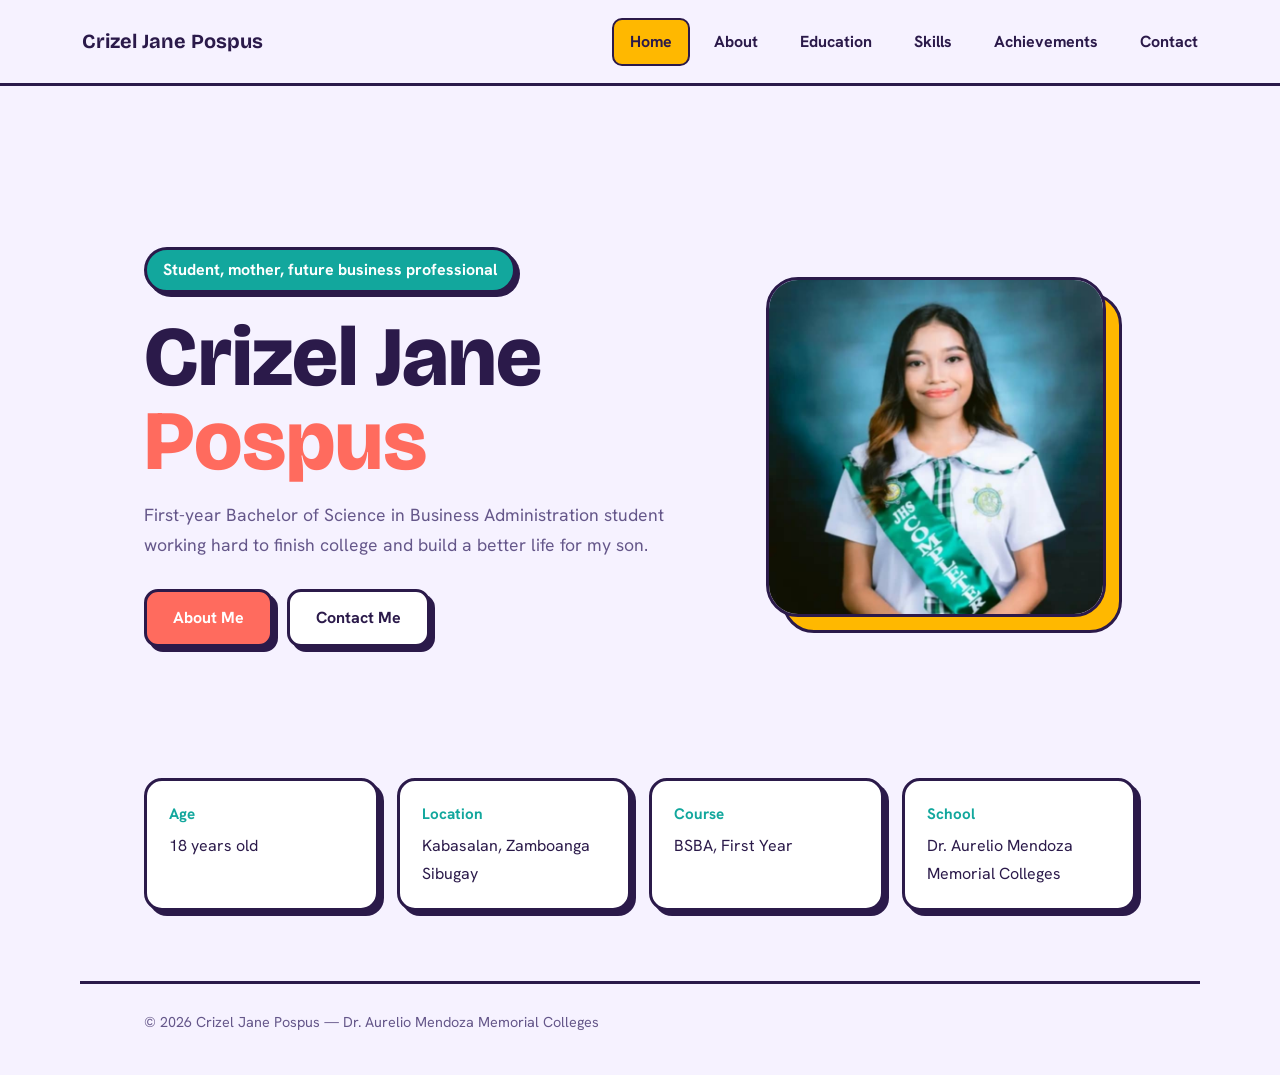
<file: index.html>
<!DOCTYPE html>
<html lang="en">
  <head>
    <meta charset="UTF-8">
    <meta name="viewport" content="width=device-width, initial-scale=1.0">
    <title>Home | Crizel Jane Pospus</title>
    <link rel="preconnect" href="https://fonts.googleapis.com">
    <link rel="preconnect" href="https://fonts.gstatic.com" crossorigin>
    <link href="https://fonts.googleapis.com/css2?family=Bricolage+Grotesque:wght@500;700;800&family=Hanken+Grotesk:wght@400;500;600;700&display=swap" rel="stylesheet">
    <link rel="stylesheet" href="style.css">
  </head>
  <body>
    <header class="top">
      <a class="brand" href="index.html">Crizel Jane Pospus</a>
      <nav>
        <ul>
          <li><a href="index.html" class="on">Home</a></li>
          <li><a href="about.html">About</a></li>
          <li><a href="education.html">Education</a></li>
          <li><a href="skills.html">Skills</a></li>
          <li><a href="achievements.html">Achievements</a></li>
          <li><a href="contact.html">Contact</a></li>
        </ul>
      </nav>
    </header>
    <main>
      <section class="hero">
        <div>
          <span class="tag">Student, mother, future business professional</span>
          <h1>Crizel Jane <span>Pospus</span></h1>
          <p class="course">
            First-year Bachelor of Science in Business Administration student working hard to finish
            college and build a better life for my son.
          </p>
          <div class="btns"><a class="btn" href="about.html">About Me</a><a class="btn alt" href="contact.html">Contact Me</a></div>
        </div>
        <div class="avatar">
          <div class="ph"><span>CP</span><img src="images/profile.jpg" alt="Profile picture of Crizel Jane Pospus" onerror="this.remove()"></div>
        </div>
      </section>
      <section class="facts">
        <div class="fact"><b>Age</b>18 years old</div>
        <div class="fact"><b>Location</b>Kabasalan, Zamboanga Sibugay</div>
        <div class="fact"><b>Course</b>BSBA, First Year</div>
        <div class="fact"><b>School</b>Dr. Aurelio Mendoza Memorial Colleges</div>
      </section>
    </main>
    <footer>© 2026 Crizel Jane Pospus — Dr. Aurelio Mendoza Memorial Colleges</footer>
  </body>
</html>
</file>
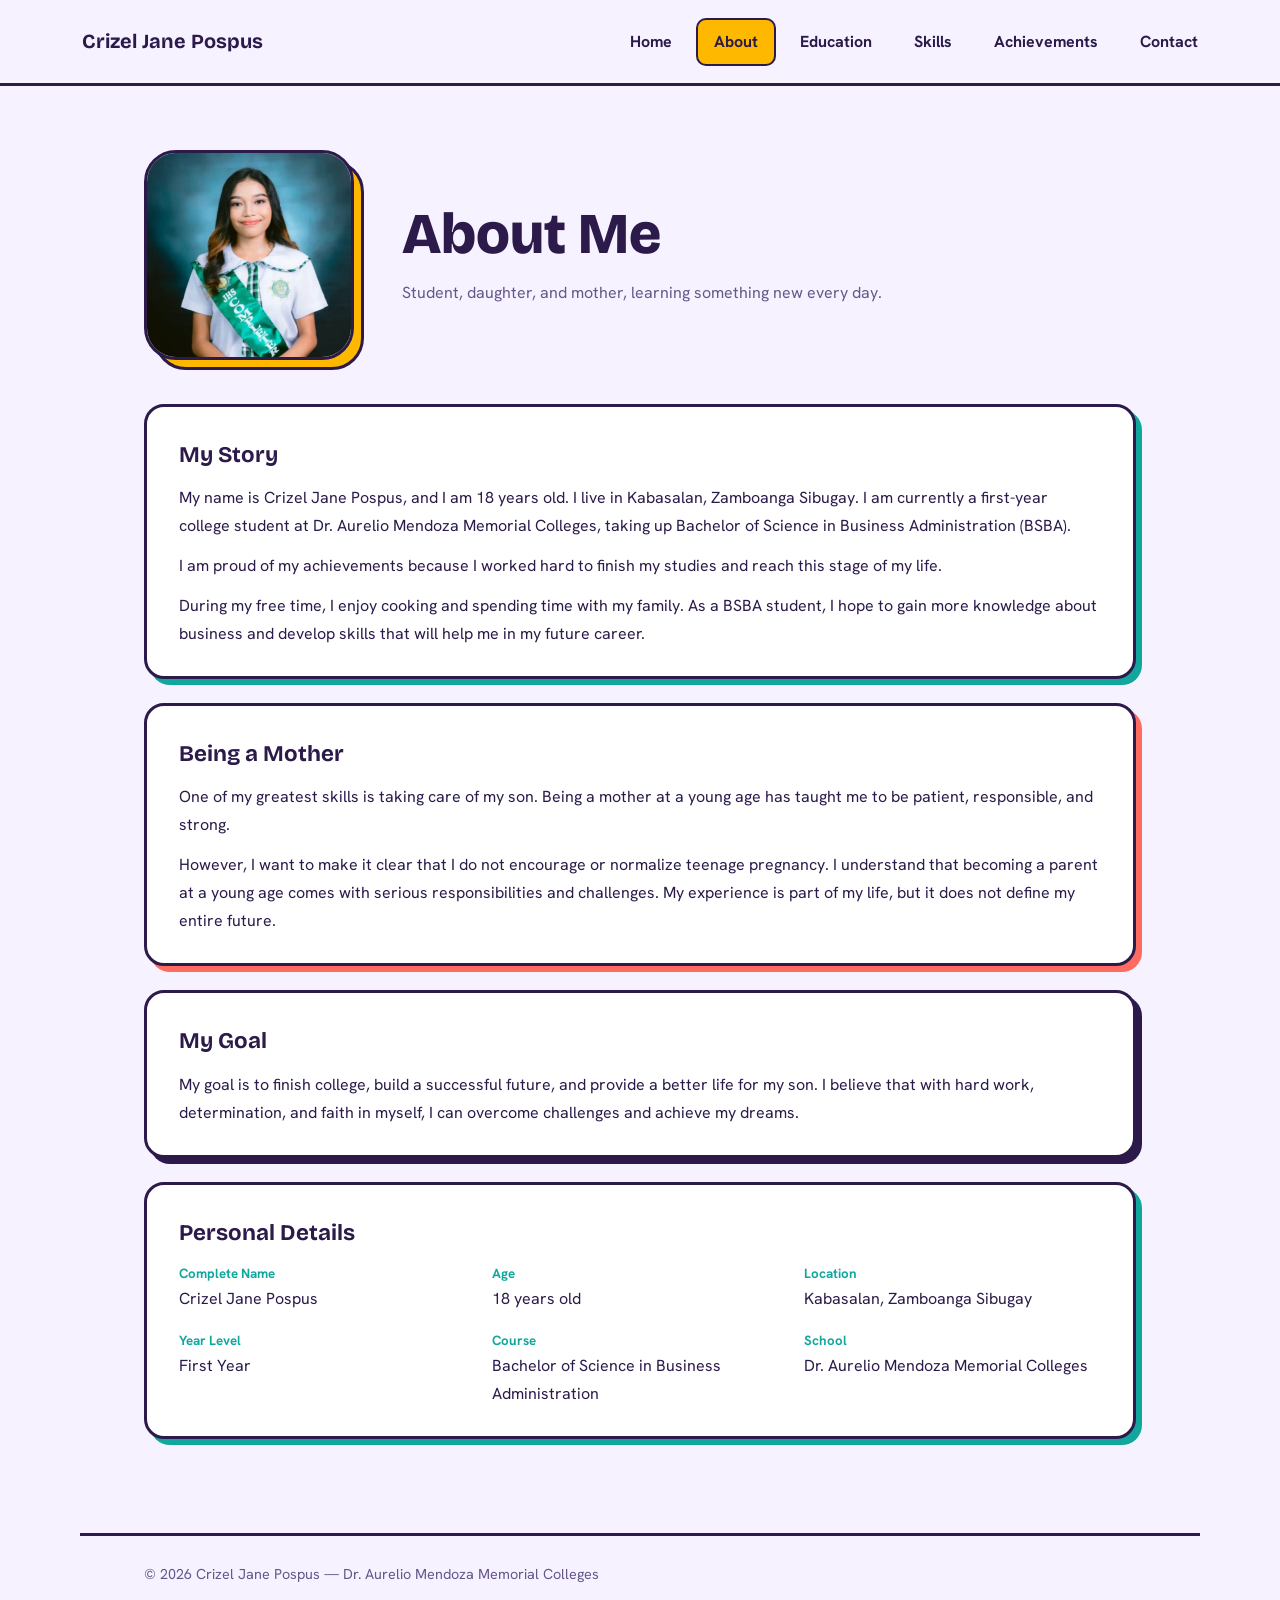
<file: about.html>
<!DOCTYPE html>
<html lang="en">
  <head>
    <meta charset="UTF-8">
    <meta name="viewport" content="width=device-width, initial-scale=1.0">
    <title>About | Crizel Jane Pospus</title>
    <link rel="preconnect" href="https://fonts.googleapis.com">
    <link rel="preconnect" href="https://fonts.gstatic.com" crossorigin>
    <link href="https://fonts.googleapis.com/css2?family=Bricolage+Grotesque:wght@500;700;800&family=Hanken+Grotesk:wght@400;500;600;700&display=swap" rel="stylesheet">
    <link rel="stylesheet" href="style.css">
  </head>
  <body>
    <header class="top">
      <a class="brand" href="index.html">Crizel Jane Pospus</a>
      <nav>
        <ul>
          <li><a href="index.html">Home</a></li>
          <li><a href="about.html" class="on">About</a></li>
          <li><a href="education.html">Education</a></li>
          <li><a href="skills.html">Skills</a></li>
          <li><a href="achievements.html">Achievements</a></li>
          <li><a href="contact.html">Contact</a></li>
        </ul>
      </nav>
    </header>
    <main>
      <section class="intro">
        <div class="split">
          <div class="avatar sm">
            <div class="ph"><span>CP</span><img src="images/profile.jpg" alt="Profile picture of Crizel Jane Pospus" onerror="this.remove()"></div>
          </div>
          <div>
            <h2 class="title">About Me</h2>
            <p class="lead">Student, daughter, and mother, learning something new every day.</p>
          </div>
        </div>
        <div class="block">
          <h3>My Story</h3>
          <p>
            My name is Crizel Jane Pospus, and I am 18 years old. I live in Kabasalan, Zamboanga
            Sibugay. I am currently a first-year college student at Dr. Aurelio Mendoza Memorial
            Colleges, taking up Bachelor of Science in Business Administration (BSBA).
          </p>
          <p>
            I am proud of my achievements because I worked hard to finish my studies and reach this
            stage of my life.
          </p>
          <p>
            During my free time, I enjoy cooking and spending time with my family. As a BSBA student, I
            hope to gain more knowledge about business and develop skills that will help me in my future
            career.
          </p>
        </div>
        <div class="block">
          <h3>Being a Mother</h3>
          <p>
            One of my greatest skills is taking care of my son. Being a mother at a young age has taught
            me to be patient, responsible, and strong.
          </p>
          <p>
            However, I want to make it clear that I do not encourage or normalize teenage pregnancy. I
            understand that becoming a parent at a young age comes with serious responsibilities and
            challenges. My experience is part of my life, but it does not define my entire future.
          </p>
        </div>
        <div class="block">
          <h3>My Goal</h3>
          <p>
            My goal is to finish college, build a successful future, and provide a better life for my
            son. I believe that with hard work, determination, and faith in myself, I can overcome
            challenges and achieve my dreams.
          </p>
        </div>
        <div class="block">
          <h3>Personal Details</h3>
          <div class="pairs">
            <div>
              <small>Complete Name</small>
              <p>Crizel Jane Pospus</p>
            </div>
            <div>
              <small>Age</small>
              <p>18 years old</p>
            </div>
            <div>
              <small>Location</small>
              <p>Kabasalan, Zamboanga Sibugay</p>
            </div>
            <div>
              <small>Year Level</small>
              <p>First Year</p>
            </div>
            <div>
              <small>Course</small>
              <p>Bachelor of Science in Business Administration</p>
            </div>
            <div>
              <small>School</small>
              <p>Dr. Aurelio Mendoza Memorial Colleges</p>
            </div>
          </div>
        </div>
      </section>
    </main>
    <footer>© 2026 Crizel Jane Pospus — Dr. Aurelio Mendoza Memorial Colleges</footer>
  </body>
</html>
</file>
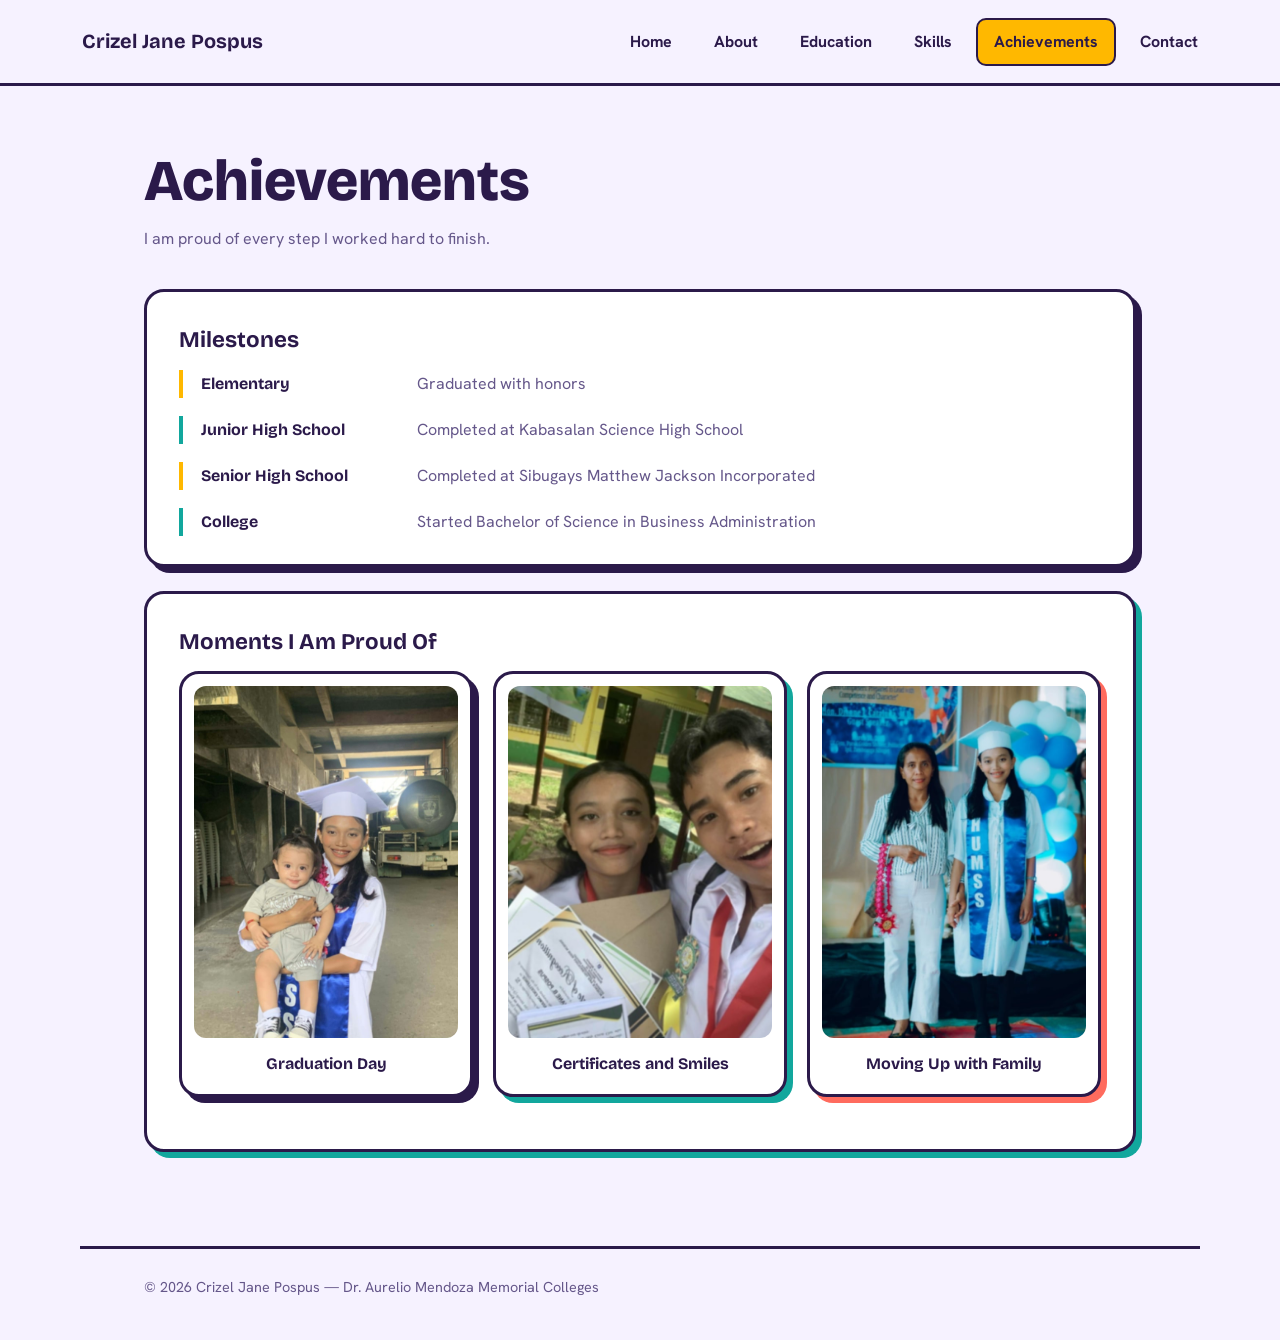
<file: achievements.html>
<!DOCTYPE html>
<html lang="en">
  <head>
    <meta charset="UTF-8">
    <meta name="viewport" content="width=device-width, initial-scale=1.0">
    <title>Achievements | Crizel Jane Pospus</title>
    <link rel="preconnect" href="https://fonts.googleapis.com">
    <link rel="preconnect" href="https://fonts.gstatic.com" crossorigin>
    <link href="https://fonts.googleapis.com/css2?family=Bricolage+Grotesque:wght@500;700;800&family=Hanken+Grotesk:wght@400;500;600;700&display=swap" rel="stylesheet">
    <link rel="stylesheet" href="style.css">
  </head>
  <body>
    <header class="top">
      <a class="brand" href="index.html">Crizel Jane Pospus</a>
      <nav>
        <ul>
          <li><a href="index.html">Home</a></li>
          <li><a href="about.html">About</a></li>
          <li><a href="education.html">Education</a></li>
          <li><a href="skills.html">Skills</a></li>
          <li><a href="achievements.html" class="on">Achievements</a></li>
          <li><a href="contact.html">Contact</a></li>
        </ul>
      </nav>
    </header>
    <main>
      <section class="intro">
        <h2 class="title">Achievements</h2>
        <p class="lead">I am proud of every step I worked hard to finish.</p>
        <div class="block">
          <h3>Milestones</h3>
          <ol class="timeline">
            <li><b>Elementary</b><span>Graduated with honors</span></li>
            <li><b>Junior High School</b><span>Completed at Kabasalan Science High School</span></li>
            <li><b>Senior High School</b><span>Completed at Sibugays Matthew Jackson Incorporated</span></li>
            <li><b>College</b><span>Started Bachelor of Science in Business Administration</span></li>
          </ol>
        </div>
        <div class="block">
          <h3>Moments I Am Proud Of</h3>
          <div class="gallery">
            <figure class="shot">
              <img src="images/graduation-1.jpg" alt="Graduation day with a little one">
              <figcaption>Graduation Day</figcaption>
            </figure>
            <figure class="shot">
              <img src="images/graduation-2.jpg" alt="Holding certificates with a classmate">
              <figcaption>Certificates and Smiles</figcaption>
            </figure>
            <figure class="shot">
              <img src="images/graduation-3.jpg" alt="Graduation day with family">
              <figcaption>Moving Up with Family</figcaption>
            </figure>
          </div>
        </div>
      </section>
    </main>
    <footer>© 2026 Crizel Jane Pospus — Dr. Aurelio Mendoza Memorial Colleges</footer>
  </body>
</html>
</file>
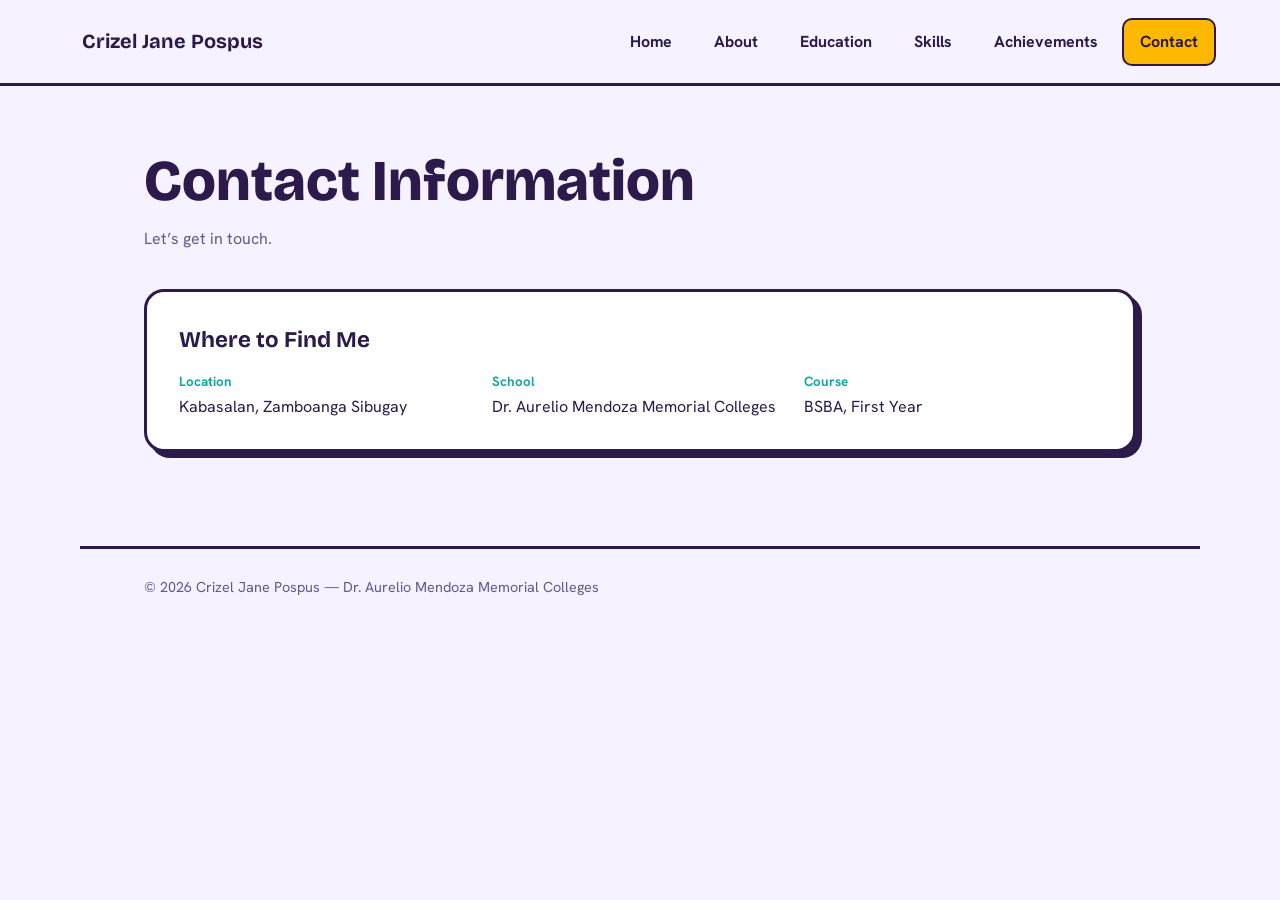
<file: contact.html>
<!DOCTYPE html>
<html lang="en">
  <head>
    <meta charset="UTF-8">
    <meta name="viewport" content="width=device-width, initial-scale=1.0">
    <title>Contact | Crizel Jane Pospus</title>
    <link rel="preconnect" href="https://fonts.googleapis.com">
    <link rel="preconnect" href="https://fonts.gstatic.com" crossorigin>
    <link href="https://fonts.googleapis.com/css2?family=Bricolage+Grotesque:wght@500;700;800&family=Hanken+Grotesk:wght@400;500;600;700&display=swap" rel="stylesheet">
    <link rel="stylesheet" href="style.css">
  </head>
  <body>
    <header class="top">
      <a class="brand" href="index.html">Crizel Jane Pospus</a>
      <nav>
        <ul>
          <li><a href="index.html">Home</a></li>
          <li><a href="about.html">About</a></li>
          <li><a href="education.html">Education</a></li>
          <li><a href="skills.html">Skills</a></li>
          <li><a href="achievements.html">Achievements</a></li>
          <li><a href="contact.html" class="on">Contact</a></li>
        </ul>
      </nav>
    </header>
    <main>
      <section class="intro">
        <h2 class="title">Contact Information</h2>
        <p class="lead">Let’s get in touch.</p>
        <div class="block">
          <h3>Where to Find Me</h3>
          <div class="pairs">
            <div>
              <small>Location</small>
              <p>Kabasalan, Zamboanga Sibugay</p>
            </div>
            <div>
              <small>School</small>
              <p>Dr. Aurelio Mendoza Memorial Colleges</p>
            </div>
            <div>
              <small>Course</small>
              <p>BSBA, First Year</p>
            </div>
          </div>
        </div>
      </section>
    </main>
    <footer>© 2026 Crizel Jane Pospus — Dr. Aurelio Mendoza Memorial Colleges</footer>
  </body>
</html>
</file>
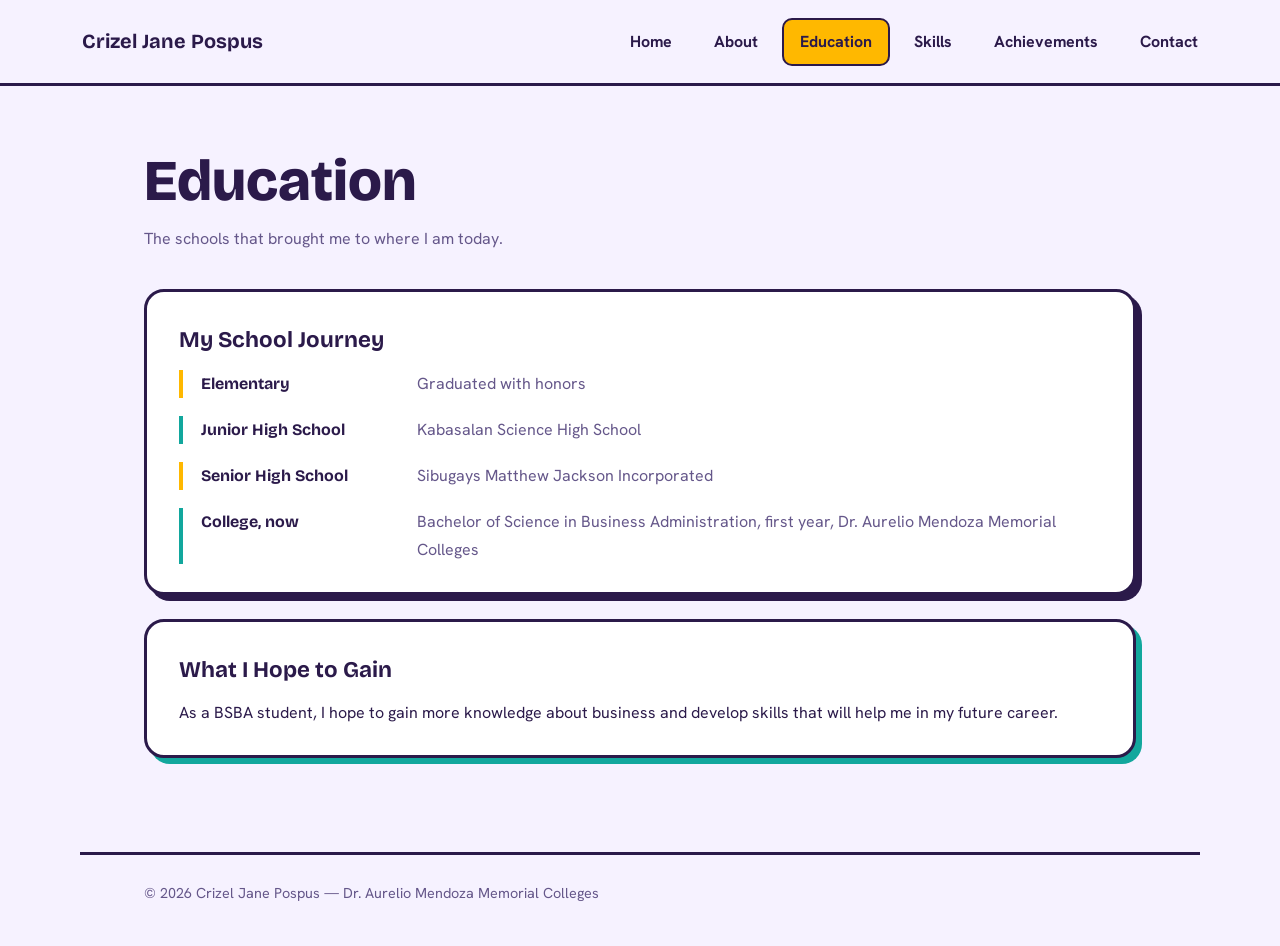
<file: education.html>
<!DOCTYPE html>
<html lang="en">
  <head>
    <meta charset="UTF-8">
    <meta name="viewport" content="width=device-width, initial-scale=1.0">
    <title>Education | Crizel Jane Pospus</title>
    <link rel="preconnect" href="https://fonts.googleapis.com">
    <link rel="preconnect" href="https://fonts.gstatic.com" crossorigin>
    <link href="https://fonts.googleapis.com/css2?family=Bricolage+Grotesque:wght@500;700;800&family=Hanken+Grotesk:wght@400;500;600;700&display=swap" rel="stylesheet">
    <link rel="stylesheet" href="style.css">
  </head>
  <body>
    <header class="top">
      <a class="brand" href="index.html">Crizel Jane Pospus</a>
      <nav>
        <ul>
          <li><a href="index.html">Home</a></li>
          <li><a href="about.html">About</a></li>
          <li><a href="education.html" class="on">Education</a></li>
          <li><a href="skills.html">Skills</a></li>
          <li><a href="achievements.html">Achievements</a></li>
          <li><a href="contact.html">Contact</a></li>
        </ul>
      </nav>
    </header>
    <main>
      <section class="intro">
        <h2 class="title">Education</h2>
        <p class="lead">The schools that brought me to where I am today.</p>
        <div class="block">
          <h3>My School Journey</h3>
          <ol class="timeline">
            <li><b>Elementary</b><span>Graduated with honors</span></li>
            <li><b>Junior High School</b><span>Kabasalan Science High School</span></li>
            <li><b>Senior High School</b><span>Sibugays Matthew Jackson Incorporated</span></li>
            <li><b>College, now</b><span>Bachelor of Science in Business Administration, first year, Dr. Aurelio Mendoza Memorial Colleges</span></li>
          </ol>
        </div>
        <div class="block">
          <h3>What I Hope to Gain</h3>
          <p>
            As a BSBA student, I hope to gain more knowledge about business and develop skills that will
            help me in my future career.
          </p>
        </div>
      </section>
    </main>
    <footer>© 2026 Crizel Jane Pospus — Dr. Aurelio Mendoza Memorial Colleges</footer>
  </body>
</html>
</file>
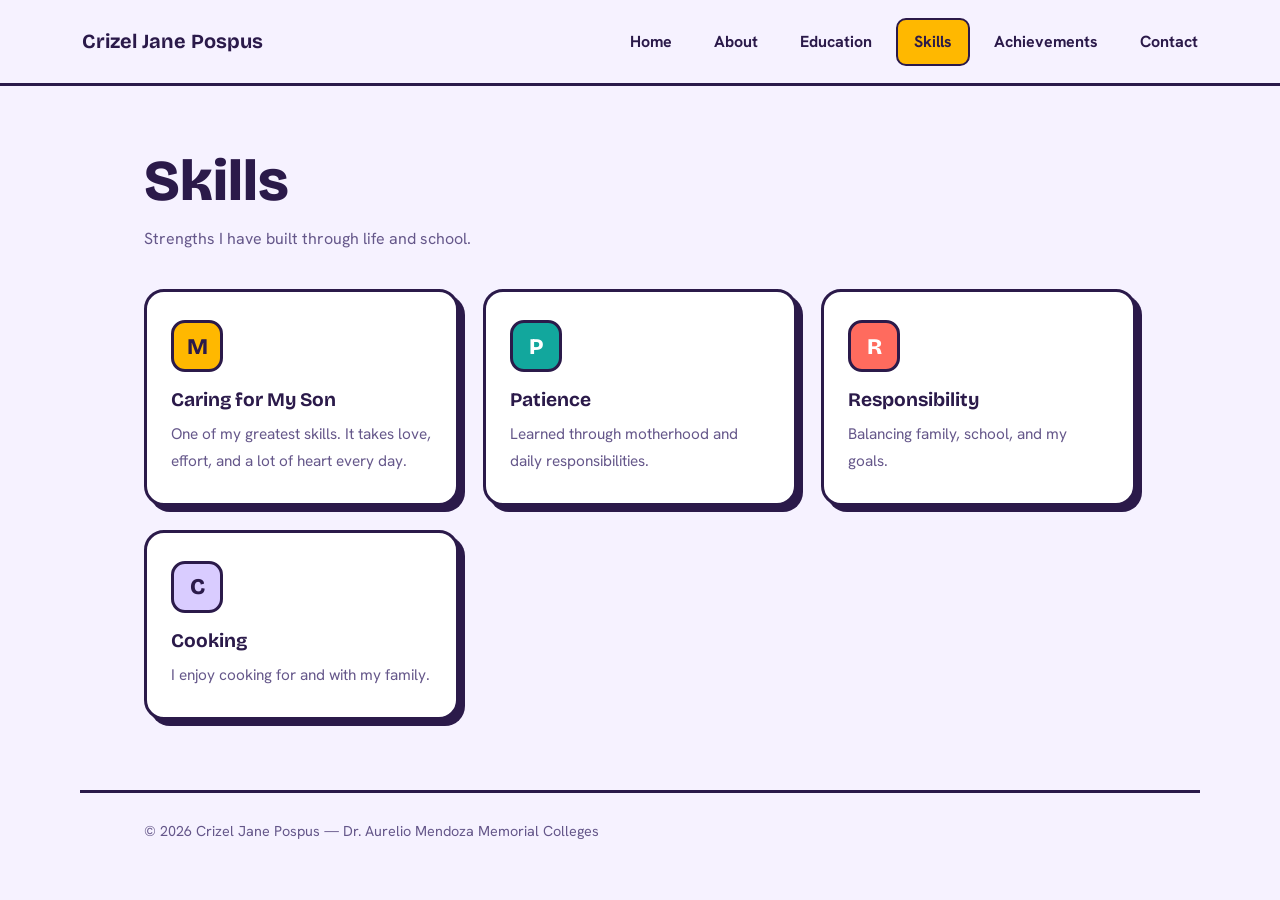
<file: skills.html>
<!DOCTYPE html>
<html lang="en">
  <head>
    <meta charset="UTF-8">
    <meta name="viewport" content="width=device-width, initial-scale=1.0">
    <title>Skills | Crizel Jane Pospus</title>
    <link rel="preconnect" href="https://fonts.googleapis.com">
    <link rel="preconnect" href="https://fonts.gstatic.com" crossorigin>
    <link href="https://fonts.googleapis.com/css2?family=Bricolage+Grotesque:wght@500;700;800&family=Hanken+Grotesk:wght@400;500;600;700&display=swap" rel="stylesheet">
    <link rel="stylesheet" href="style.css">
  </head>
  <body>
    <header class="top">
      <a class="brand" href="index.html">Crizel Jane Pospus</a>
      <nav>
        <ul>
          <li><a href="index.html">Home</a></li>
          <li><a href="about.html">About</a></li>
          <li><a href="education.html">Education</a></li>
          <li><a href="skills.html" class="on">Skills</a></li>
          <li><a href="achievements.html">Achievements</a></li>
          <li><a href="contact.html">Contact</a></li>
        </ul>
      </nav>
    </header>
    <main>
      <section class="intro">
        <h2 class="title">Skills</h2>
        <p class="lead">Strengths I have built through life and school.</p>
        <div class="cards">
          <div class="card">
            <div class="ico">M</div>
            <h3>Caring for My Son</h3>
            <p>One of my greatest skills. It takes love, effort, and a lot of heart every day.</p>
          </div>
          <div class="card">
            <div class="ico">P</div>
            <h3>Patience</h3>
            <p>Learned through motherhood and daily responsibilities.</p>
          </div>
          <div class="card">
            <div class="ico">R</div>
            <h3>Responsibility</h3>
            <p>Balancing family, school, and my goals.</p>
          </div>
          <div class="card">
            <div class="ico">C</div>
            <h3>Cooking</h3>
            <p>I enjoy cooking for and with my family.</p>
          </div>
        </div>
      </section>
    </main>
    <footer>© 2026 Crizel Jane Pospus — Dr. Aurelio Mendoza Memorial Colleges</footer>
  </body>
</html>
</file>
<file: style.css>
* {
  margin: 0;
  padding: 0;
  box-sizing: border-box;
}

html {
  scroll-behavior: smooth;
}

:root {
  --bg: #f6f2ff;
  --ink: #2b1a4a;
  --mut: #65578a;
  --gold: #ffb800;
  --teal: #12a79d;
  --coral: #ff6b5e;
  --lav: #d9ccff;
  --fh: 'Bricolage Grotesque',sans-serif;
  --fb: 'Hanken Grotesk',sans-serif;
}

body {
  font-family: var(--fb);
  color: var(--ink);
  background: var(--bg);
  line-height: 1.75;
  min-height: 100vh;
}

a {
  color: inherit;
  text-decoration: none;
}

ul, ol {
  list-style: none;
}

.top {
  position: sticky;
  top: 0;
  z-index: 30;
  display: flex;
  align-items: center;
  justify-content: space-between;
  gap: 20px;
  flex-wrap: wrap;
  padding: 14px 5vw;
  background: var(--bg);
  border-bottom: 3px solid var(--ink);
}

.brand {
  font-family: var(--fh);
  font-weight: 800;
  font-size: 1.25rem;
}

.top ul {
  display: flex;
  gap: 6px;
  flex-wrap: wrap;
}

.top a {
  display: block;
  padding: 8px 16px;
  font-weight: 700;
  border-radius: 10px;
  border: 2px solid transparent;
  transition: .2s;
}

.top a:hover {
  border-color: var(--ink);
}

.top a.on {
  background: var(--gold);
  border-color: var(--ink);
}

main {
  max-width: 1120px;
  margin: auto;
  padding: 64px 5vw 30px;
}

footer {
  max-width: 1120px;
  margin: 40px auto 0;
  padding: 26px 5vw 40px;
  color: var(--mut);
  font-size: .9rem;
  border-top: 3px solid var(--ink);
}

.hero {
  display: grid;
  grid-template-columns: 1.15fr .85fr;
  gap: 50px;
  align-items: center;
  min-height: 66vh;
}

.tag {
  display: inline-block;
  padding: 6px 16px;
  font-weight: 700;
  background: var(--teal);
  color: #fff;
  border: 3px solid var(--ink);
  border-radius: 99px;
  box-shadow: 4px 4px 0 var(--ink);
}

.hero h1 {
  font-family: var(--fh);
  font-weight: 800;
  line-height: 1;
  font-size: clamp(2.8rem,6.6vw,5.4rem);
  margin: 22px 0 16px;
}

.hero h1 span {
  display: block;
  color: var(--coral);
}

.course {
  color: var(--mut);
  font-size: 1.1rem;
  max-width: 520px;
}

.btns {
  display: flex;
  gap: 14px;
  flex-wrap: wrap;
  margin-top: 28px;
}

.btn {
  display: inline-block;
  padding: 12px 26px;
  font-weight: 700;
  background: var(--coral);
  color: #fff;
  border: 3px solid var(--ink);
  border-radius: 14px;
  box-shadow: 5px 5px 0 var(--ink);
  transition: .15s;
}

.btn:hover {
  transform: translate(3px,3px);
  box-shadow: 2px 2px 0 var(--ink);
}

.btn.alt {
  background: #fff;
  color: var(--ink);
}

.avatar {
  position: relative;
  width: min(340px,80vw);
  aspect-ratio: 1;
  margin: auto;
}

.avatar::before {
  content: "";
  position: absolute;
  inset: 0;
  transform: translate(16px,16px);
  border-radius: 32px;
  background: var(--gold);
  border: 3px solid var(--ink);
}

.ph {
  position: relative;
  width: 100%;
  height: 100%;
  overflow: hidden;
  display: flex;
  align-items: center;
  justify-content: center;
  border-radius: 32px;
  border: 3px solid var(--ink);
  background: linear-gradient(150deg,var(--lav),#fff);
}

.ph span {
  font-family: var(--fh);
  font-size: 5.4rem;
  font-weight: 800;
}

.ph img {
  position: absolute;
  inset: 0;
  width: 100%;
  height: 100%;
  object-fit: cover;
  object-position: center 18%;
}

.avatar.sm {
  width: 210px;
}

.avatar.sm .ph span {
  font-size: 3.4rem;
}

.avatar.sm::before {
  transform: translate(10px,10px);
}

.facts {
  display: grid;
  grid-template-columns: repeat(auto-fit,minmax(210px,1fr));
  gap: 18px;
  margin-top: 34px;
}

.fact {
  padding: 20px 22px;
  background: #fff;
  border: 3px solid var(--ink);
  border-radius: 18px;
  box-shadow: 5px 5px 0 var(--ink);
}

.fact b {
  display: block;
  color: var(--teal);
  font-size: .95rem;
  margin-bottom: 4px;
}

h2.title {
  font-family: var(--fh);
  font-weight: 800;
  font-size: clamp(2.2rem,4.6vw,3.6rem);
  line-height: 1.1;
}

.lead {
  color: var(--mut);
  max-width: 640px;
  margin: 12px 0 36px;
}

.split {
  display: grid;
  grid-template-columns: auto 1fr;
  gap: 48px;
  align-items: center;
  margin-bottom: 44px;
}

.split .lead {
  margin: 12px 0 0;
}

.block {
  background: #fff;
  padding: 28px 32px;
  margin-bottom: 24px;
  border: 3px solid var(--ink);
  border-radius: 20px;
  box-shadow: 6px 6px 0 var(--ink);
}

.block:nth-of-type(3n+2) {
  box-shadow: 6px 6px 0 var(--teal);
}

.block:nth-of-type(3n+3) {
  box-shadow: 6px 6px 0 var(--coral);
}

.block h3 {
  font-family: var(--fh);
  font-size: 1.4rem;
  margin-bottom: 10px;
}

.block p+p {
  margin-top: 12px;
}

.pairs {
  display: grid;
  grid-template-columns: repeat(auto-fit,minmax(230px,1fr));
  gap: 16px;
}

.pairs small {
  display: block;
  color: var(--teal);
  font-weight: 700;
}

.pairs p {
  overflow-wrap: anywhere;
}

.cards {
  display: grid;
  grid-template-columns: repeat(auto-fit,minmax(300px,1fr));
  gap: 24px;
}

.card {
  padding: 28px 24px;
  background: #fff;
  border: 3px solid var(--ink);
  border-radius: 20px;
  box-shadow: 6px 6px 0 var(--ink);
  transition: .15s;
}

.card:hover {
  transform: translate(3px,3px);
  box-shadow: 3px 3px 0 var(--ink);
}

.card:nth-child(4n+1) .ico {
  background: var(--gold);
}

.card:nth-child(4n+2) .ico {
  background: var(--teal);
  color: #fff;
}

.card:nth-child(4n+3) .ico {
  background: var(--coral);
  color: #fff;
}

.card:nth-child(4n+4) .ico {
  background: var(--lav);
}

.ico {
  width: 52px;
  height: 52px;
  display: flex;
  align-items: center;
  justify-content: center;
  font-family: var(--fh);
  font-weight: 800;
  font-size: 1.4rem;
  margin-bottom: 16px;
  border: 3px solid var(--ink);
  border-radius: 14px;
}

.card h3 {
  font-family: var(--fh);
  font-size: 1.2rem;
  line-height: 1.3;
}

.card p {
  color: var(--mut);
  margin-top: 8px;
  font-size: .96rem;
}

.timeline {
  display: grid;
  gap: 18px;
}

.timeline li {
  display: grid;
  grid-template-columns: minmax(150px,200px) 1fr;
  gap: 16px;
  align-items: baseline;
  padding-left: 18px;
  border-left: 4px solid var(--gold);
}

.timeline li:nth-child(even) {
  border-left-color: var(--teal);
}

.timeline b {
  font-family: var(--fh);
}

.timeline span {
  color: var(--mut);
}

a:focus-visible {
  outline: 3px solid var(--coral);
  outline-offset: 3px;
}

@media(prefers-reduced-motion:reduce) {
  * {
    animation: none!important;
    transition: none!important;
  }
}

@media(max-width:860px) {
  .hero, .split {
    grid-template-columns: 1fr;
  }
  .hero {
    min-height: auto;
  }
  .timeline li {
    grid-template-columns: 1fr;
    gap: 2px;
  }
  .top {
    justify-content: center;
  }
  .top a {
    padding: 7px 11px;
    font-size: .88rem;
  }
}

.gallery {
  columns: 2 280px;
  column-gap: 24px;
}

.shot {
  break-inside: avoid;
  margin-bottom: 24px;
  background: #fff;
  padding: 12px 12px 16px;
  border: 3px solid var(--ink);
  border-radius: 20px;
  box-shadow: 6px 6px 0 var(--ink);
}

.shot:nth-child(2n) {
  box-shadow: 6px 6px 0 var(--teal);
}

.shot:nth-child(3n) {
  box-shadow: 6px 6px 0 var(--coral);
}

.shot img {
  display: block;
  width: 100%;
  height: auto;
  border-radius: 12px;
}

.shot figcaption {
  margin-top: 12px;
  font-family: var(--fh);
  font-weight: 700;
  text-align: center;
}

.gallery {
  display: grid;
  grid-template-columns: repeat(auto-fit,minmax(220px,1fr));
  gap: 20px;
  margin-top: 10px;
}

.shot img {
  display: block;
  width: 100%;
  aspect-ratio: 3/4;
  object-fit: cover;
  object-position: center 20%;
  border-radius: 12px;
}
</file>
